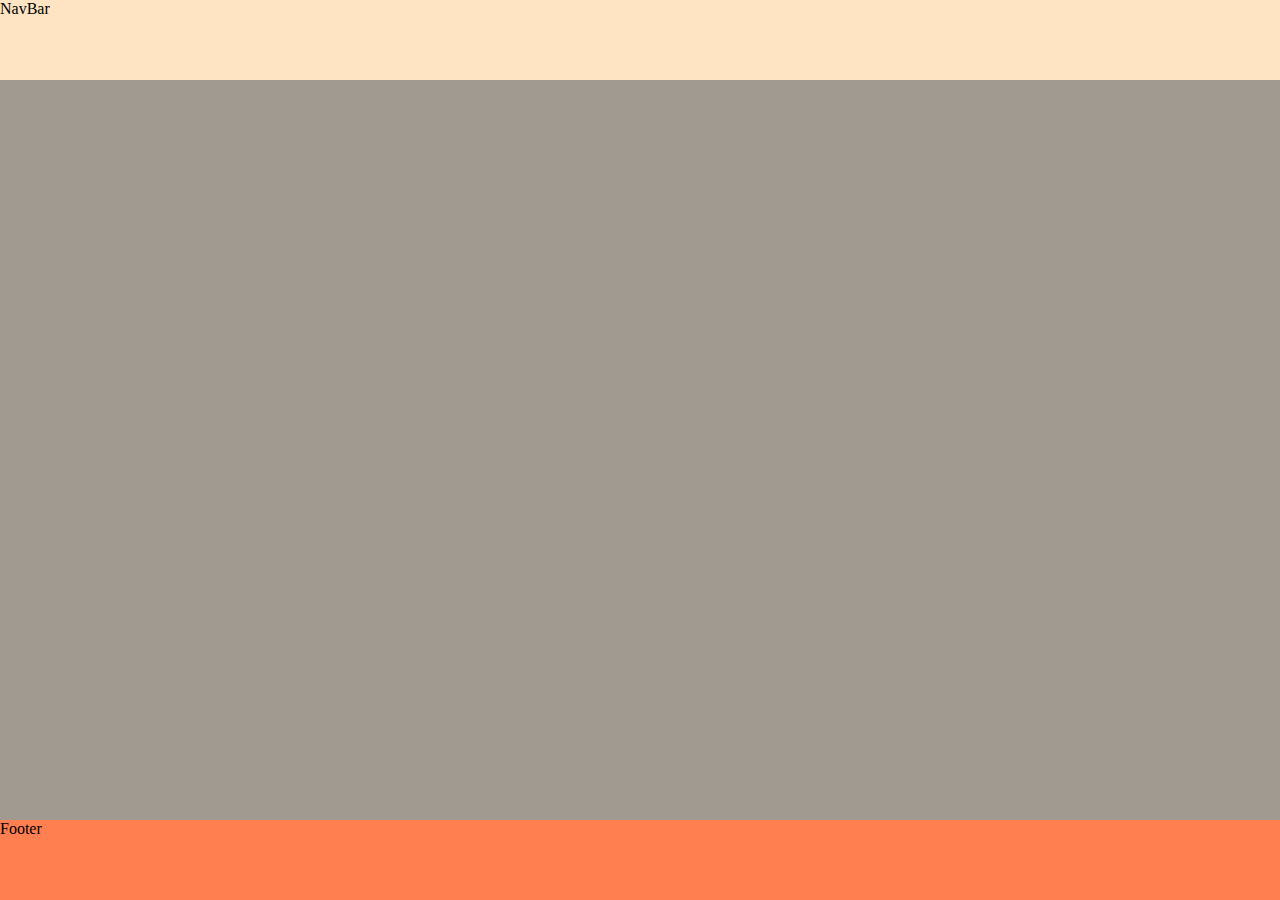
<file: 1. Función Calc/index.html>
<!DOCTYPE html>
<html lang="es">

<head>
    <meta charset="UTF-8">
    <meta http-equiv="X-UA-Compatible" content="IE=edge">
    <meta name="viewport" content="width=device-width, initial-scale=1.0">
    <link rel="stylesheet" href="./style.css">
    <title>Función Calc</title>
</head>

<body>
    <nav>NavBar</nav>
    <div class="wrapper">
        <!-- <p>Lorem ipsum dolor, sit amet consectetur adipisicing elit. In quidem nostrum at possimus quisquam, mollitia accusamus exercitationem officiis eaque voluptatibus vero neque optio cumque, minus ea vitae distinctio quasi natus.
        Ab, mollitia. Explicabo eius iusto natus maiores exercitationem et vitae nesciunt dolor commodi dolore iure magnam, corporis iste consequuntur similique, dicta id facilis? Quo odio dolore pariatur id voluptates. Similique!
        Atque nostrum quidem distinctio sit vero velit sint ea, aperiam saepe accusantium dolores iste inventore itaque facere. Esse, ex? Enim, est excepturi cupiditate voluptatem accusamus ducimus et. Sint, quidem voluptatem.
        Dolorem aperiam facilis expedita quisquam voluptate similique inventore asperiores porro cum dignissimos possimus, laborum cumque sit veniam iure ducimus ea corrupti! Ducimus quia accusamus in optio quibusdam. Eum, tempore cupiditate.
        Corrupti pariatur modi libero porro et culpa nemo iste, ad harum praesentium nobis ab necessitatibus dolore, dignissimos quam aliquam animi explicabo facilis molestiae fugiat! Ipsum repudiandae error commodi impedit ad.</p> -->
    </div>

    <footer>Footer</footer>

</body>

</html>
</file>
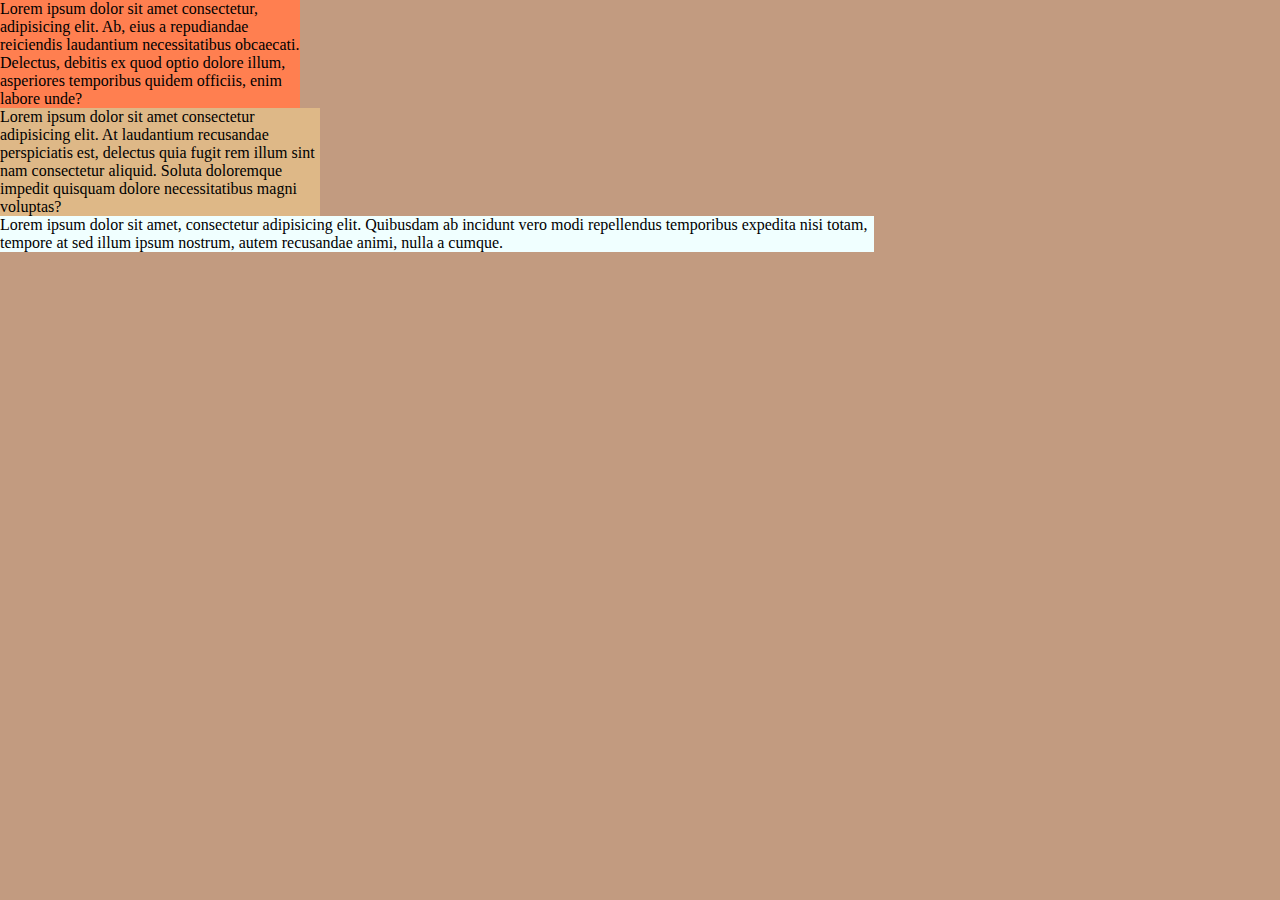
<file: 2. Funciones Mín-Máx/index.html>
<!DOCTYPE html>
<html lang="es">

<head>
    <meta charset="UTF-8">
    <meta http-equiv="X-UA-Compatible" content="IE=edge">
    <meta name="viewport" content="width=device-width, initial-scale=1.0">
    <link rel="stylesheet" href="./style.css">
    <title>Función mín.-máx.</title>
</head>

<body>
    
    <div class="wrapper">
        <div class="caja">Lorem ipsum dolor sit amet consectetur, adipisicing elit. Ab, eius a repudiandae reiciendis
            laudantium necessitatibus obcaecati. Delectus, debitis ex quod optio dolore illum, asperiores temporibus
            quidem officiis, enim labore unde?
        </div>

        <div class="cajita">Lorem ipsum dolor sit amet consectetur adipisicing elit. At laudantium recusandae
            perspiciatis est, delectus quia fugit rem illum sint nam consectetur aliquid. Soluta doloremque impedit
            quisquam dolore necessitatibus magni voluptas?</div>

        <div class="cajon">Lorem ipsum dolor sit amet, consectetur adipisicing elit. Quibusdam ab incidunt vero modi
            repellendus temporibus expedita nisi totam, tempore at sed illum ipsum nostrum, autem recusandae animi,
            nulla a cumque.</div>
    </div>

</body>

</html>
</file>
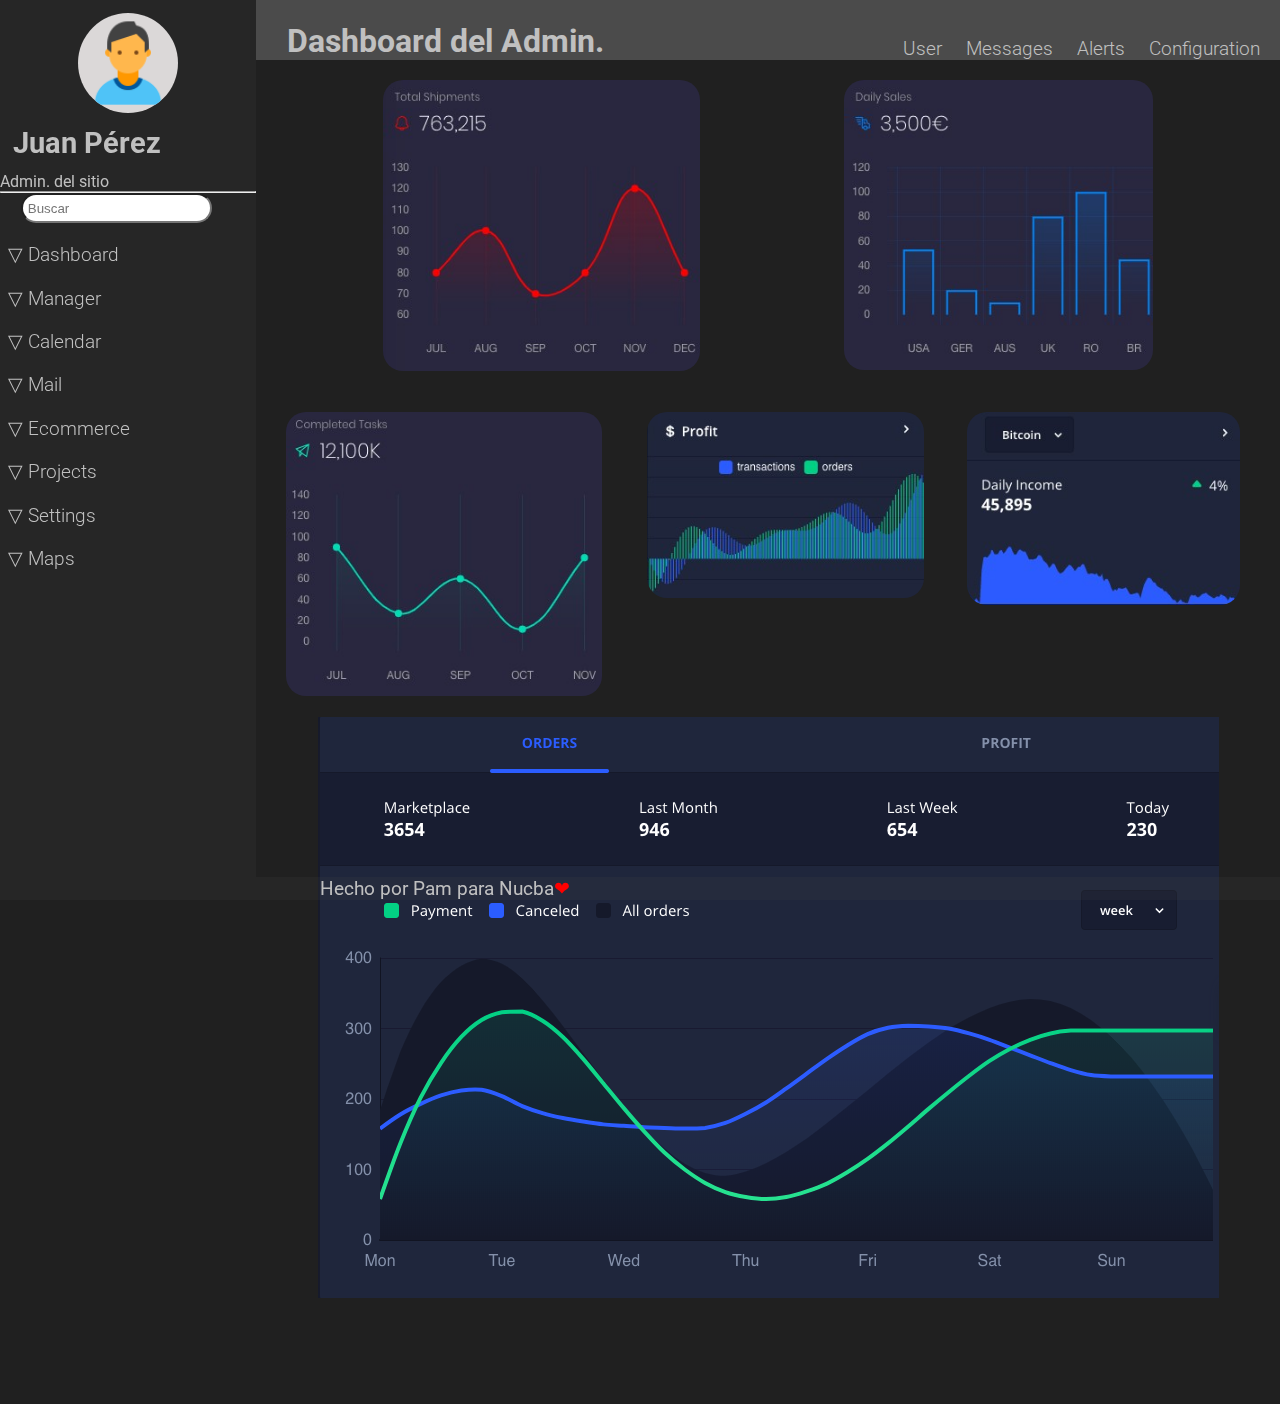
<file: 3. Dashboard/index.html>
<!DOCTYPE html>
<html lang="es">

<head>
    <meta charset="UTF-8">
    <meta http-equiv="X-UA-Compatible" content="IE=edge">
    <meta name="viewport" content="width=device-width, initial-scale=1.0">
    <!-- Bootstrap -->
    <link href="https://cdn.jsdelivr.net/npm/bootstrap@5.1.1/dist/css/bootstrap.min.css" rel="stylesheet"
        integrity="sha384-F3w7mX95PdgyTmZZMECAngseQB83DfGTowi0iMjiWaeVhAn4FJkqJByhZMI3AhiU" crossorigin="anonymous">
    <!-- Fontawesome -->
    <link rel="stylesheet" href="https://use.fontawesome.com/releases/v5.15.4/css/all.css"
        integrity="sha384-DyZ88mC6Up2uqS4h/KRgHuoeGwBcD4Ng9SiP4dIRy0EXTlnuz47vAwmeGwVChigm" crossorigin="anonymous">
    <!-- CSS propio -->
    <link rel="stylesheet" href="./style.css">
    <title>Dashboard</title>
</head>

<body>

    <!-- Aside -->
    <aside class="asideSection">
        <img src="./Assets/userIcon.png" alt="">
        <h2>Juan Pérez</h2>
        <p>Admin. del sitio</p>
        <hr>
        <label>
            <input type="text" placeholder="Buscar">
            <i class="fas fa-search"></i>
        </label>

        <!-- Secciones del Dashboard -->
        <ul>
            <li>Dashboard</li>
            <li>Manager</li>
            <li>Calendar</li>
            <li>Mail</li>
            <li>Ecommerce</li>
            <li>Projects</li>
            <li>Settings</li>
            <li>Maps</li>
        </ul>
    </aside>

    <!-- Body -->
    <section class="bodySection">
        <header>
            <nav>
                <h1>Dashboard del Admin.</h1>
                <ul>
                    <li>User</li>
                    <li>Messages</li>
                    <li>Alerts</li>
                    <li>Configuration</li>
                </ul>
            </nav>
        </header>

        <main>
            <article class="infoSection">
                <img src="./Assets/elements/01.jpg" alt="">
            </article>
            <article class="infoSection">
                <img src="./Assets/elements/02.jpg" alt="">
            </article>
            <article class="infoSection">
                <img src="./Assets/elements/03.jpg" alt="">
            </article>
            <article class="infoSection">
                <img src="./Assets/elements/04.jpg" alt="">
            </article>
            <article class="infoSection">
                <img src="./Assets/elements/05.jpg" alt="">
            </article>
            <article>
                <!-- Cards to do -->
            </article>
            <article class="bigSection">
                <img src="./Assets/elements/06.png" alt="">
            </article>
        </main>
    </section>

    <!-- Footer -->
    <footer>
        <p>Hecho por Pam para Nucba</p>
    </footer>

    <!-- Script de Bootstrap -->
    <script src="https://cdn.jsdelivr.net/npm/bootstrap@5.1.1/dist/js/bootstrap.bundle.min.js"
        integrity="sha384-/bQdsTh/da6pkI1MST/rWKFNjaCP5gBSY4sEBT38Q/9RBh9AH40zEOg7Hlq2THRZ" crossorigin="anonymous">
    </script>
    <!-- Nuestro propio JS -->
    <script src="./index.js"></script>
</body>

</html>
</file>
<file: 1. Función Calc/style.css>
* {
    margin: 0;
    padding: 0;
}

nav {
    background-color: bisque;
    height: 80px;
}

footer {
    background-color: coral;
    height: 80px;

    /* Si quisiera hacerlo con "fixed", serían estas 3 líneas, pero la barra de "footer" quedaría siempre en la misma posición. */

    /* position: fixed;
    bottom: 0;
    width: 100%; */
}

.wrapper {
    background-color: rgb(160, 154, 144);
    font-size: 5em;
    /* Le calculo la altura de viewport, menos "footer" y "navbar". */
    min-height: calc(100vh - 160px);
}
</file>
<file: 2. Funciones Mín-Máx/style.css>
* {
    margin: 0;
}

.wrapper {
    background-color: rgb(194, 155, 128);
    min-height: 100vh;
}

.caja {
    background-color: coral;
    /* "Mín." elige al más chico de los dos valores. */
    width: min(300px, 25%);
}

.cajita {
    background-color: burlywood;
    /* "Máx." elige al más grande de los dos valores.  */
    width: max(300px, 25%);
}

.cajon {
    background-color: azure;
    /* Puedo hacer operaciones matemáticas acá. Para esto, simplemente separo las opciones con una coma. Si la pantalla midiera 1000, el segundo valor sería 600px - 25px, entonces sería el más grande. */
    width: max(300px, 60% - 25px, 80% - 150px);
}
</file>
<file: 3. Dashboard/style.css>
@import url("https://fonts.googleapis.com/css2?family=Roboto:wght@300;400;900&display=swap");
* {
  margin: 0;
  padding: 0;
}

body {
  background-color: #202020;
  display: -webkit-box;
  display: -ms-flexbox;
  display: flex;
  -webkit-box-orient: vertical;
  -webkit-box-direction: normal;
      -ms-flex-direction: column;
          flex-direction: column;
}

p,
h2,
h1 {
  color: silver;
  font-family: "Roboto", sans-serif;
}

h2 {
  font-size: 1.8em;
  margin: 5%;
}

.asideSection {
  display: block;
  position: fixed;
  background-color: rgba(70, 70, 70, 0.178);
  width: 20%;
  height: 100vh;
}

.asideSection img {
  background-color: #dbd8d8;
  height: 100px;
  border-radius: 50px;
  display: block;
  margin: 5% auto;
}

.asideSection label {
  display: -webkit-box;
  display: -ms-flexbox;
  display: flex;
  -webkit-box-align: center;
      -ms-flex-align: center;
          align-items: center;
  -ms-flex-pack: distribute;
      justify-content: space-around;
}

.asideSection label input {
  height: 2%;
  border-radius: 15px;
  padding: 2%;
  margin-left: 3%;
}

.asideSection label i {
  color: #dbd8d8;
  font-size: 1.2em;
  margin-right: 2%;
  cursor: pointer;
}

.asideSection label i:hover {
  -webkit-transform: scale(1, 2);
          transform: scale(1, 2);
}

.asideSection li {
  color: silver;
  font-family: "Roboto", sans-serif;
  text-decoration: none;
  list-style: none;
  font-size: 1.2em;
  font-weight: 300;
  padding-top: 8%;
  margin-left: 3%;
}

.asideSection li::before {
  content: '\25BD';
  margin-right: 2%;
}

.asideSection li:hover {
  color: #dbd8d8;
  cursor: pointer;
  font-weight: 400;
}

.bodySection {
  margin-left: 20%;
  width: 80%;
}

.bodySection nav {
  background-color: #4b4b4b;
  display: -webkit-box;
  display: -ms-flexbox;
  display: flex;
  -webkit-box-orient: horizontal;
  -webkit-box-direction: normal;
      -ms-flex-direction: row;
          flex-direction: row;
  width: 100%;
  -webkit-box-pack: justify;
      -ms-flex-pack: justify;
          justify-content: space-between;
  height: 60px;
  -webkit-box-align: end;
      -ms-flex-align: end;
          align-items: end;
}

.bodySection nav h1 {
  color: silver;
  font-family: "Roboto", sans-serif;
  font-weight: 700;
  font-size: 2em;
  margin-left: 3%;
}

.bodySection nav i {
  margin-right: 5px;
}

.bodySection nav i.hamburger, .bodySection nav i.smallOnly {
  display: none;
}

.bodySection nav li {
  color: silver;
  font-family: "Roboto", sans-serif;
  text-decoration: none;
  list-style: none;
  font-size: 1.2em;
  font-weight: 300;
  display: inline;
  margin-right: 20px;
}

.bodySection nav li:hover {
  color: #dbd8d8;
  cursor: pointer;
  font-weight: 400;
}

.bodySection main {
  display: -webkit-box;
  display: -ms-flexbox;
  display: flex;
  -ms-flex-wrap: wrap;
      flex-wrap: wrap;
  -webkit-box-pack: space-evenly;
      -ms-flex-pack: space-evenly;
          justify-content: space-evenly;
}

.bodySection main .infoSection img {
  border-radius: 20px;
  width: 90%;
  display: block;
  margin: auto;
}

.bodySection main .infoSection.cardsContainer {
  display: block;
}

.bodySection main .infoSection.cardsContainer .cards {
  display: -webkit-box;
  display: -ms-flexbox;
  display: flex;
  -ms-flex-wrap: wrap;
      flex-wrap: wrap;
  -webkit-box-pack: space-evenly;
      -ms-flex-pack: space-evenly;
          justify-content: space-evenly;
  margin: 5% 0;
}

.bodySection main .infoSection.cardsContainer .cards .card {
  max-width: 18rem;
  margin: 0 1%;
}

.bodySection main .bigSection {
  max-height: 600px;
  margin-bottom: 10%;
}

.bodySection main .bigSection img {
  margin-top: 0;
}

footer {
  position: fixed;
  bottom: 0;
  margin-left: 20%;
  width: 100%;
  background-color: rgba(70, 70, 70, 0.178);
}

footer p {
  margin-left: 5%;
  font-size: 1.2em;
}

footer p::after {
  content: '\2764';
  color: red;
}

@media (max-width: 1280px) {
  .bodySection main .infoSection {
    margin: 2% 0;
  }
  .bodySection main .infoSection.cardsContainer .cards .card {
    max-width: 22rem;
  }
}

@media (max-width: 768px) {
  .asideSection {
    display: none;
    width: 35%;
    position: fixed;
    background-color: rgba(70, 70, 70, 0.178);
    top: 5%;
    z-index: 5;
  }
  .bodySection {
    margin-left: 0;
    width: 100%;
  }
  .bodySection nav {
    -webkit-box-align: center;
        -ms-flex-align: center;
            align-items: center;
  }
  .bodySection nav i.hamburger,
  .bodySection nav i.smallOnly {
    display: block;
    color: darkgray;
    font-size: 1.5em;
    padding: 0 2%;
    cursor: pointer;
  }
  .bodySection nav ul {
    display: none;
    position: absolute;
    -webkit-box-orient: vertical;
    -webkit-box-direction: normal;
        -ms-flex-direction: column;
            flex-direction: column;
    background-color: #4b4b4b;
    right: 4%;
    top: 7%;
    text-align: end;
  }
  .bodySection nav ul li {
    padding-top: 3%;
  }
  .bodySection main .bigSection img {
    width: 90%;
    display: block;
    margin: auto;
  }
  footer {
    margin-left: 0;
  }
}
/*# sourceMappingURL=style.css.map */
</file>
